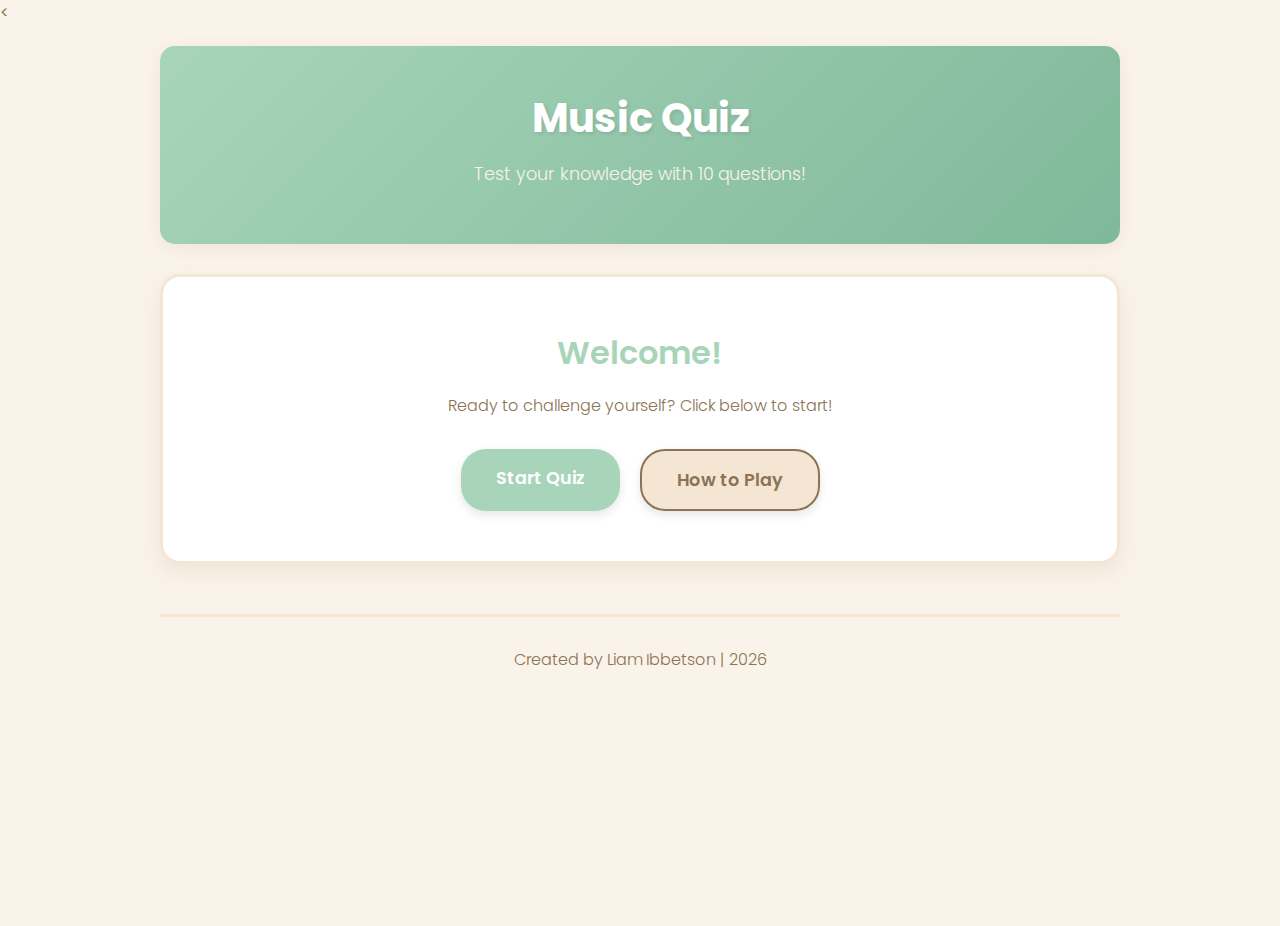
<file: index.html>
<!DOCTYPE html>
<html lang="en">
<head>
    <meta charset="UTF-8">
    <<meta name="viewport" content="width=device-width, initial-scale=1.0">
    <title>...</title>
    <!-- Google Fonts - Poppins -->
    <link rel="preconnect" href="https://fonts.googleapis.com">
    <link rel="preconnect" href="https://fonts.gstatic.com" crossorigin>
    <link href="https://fonts.googleapis.com/css2?family=Poppins:wght@300;400;600;700&display=swap" rel="stylesheet">
    <link rel="stylesheet" href="style.css">
</head>
<body>
    <div class="container">
        <header>
            <h1>Music Quiz</h1>
            <p>Test your knowledge with 10 questions!</p>
        </header>

        <main>
            <div class="welcome-box">
                <h2>Welcome!</h2>
                <p>Ready to challenge yourself? Click below to start!</p>
                
                <div class="button-group">
                    <a href="quiz.html" class="btn-start">Start Quiz</a>
                    <a href="how-to.html" class="btn-instructions">How to Play</a>
                </div>
            </div>
        </main>

        <footer>
            <p>Created by Liam Ibbetson | 2026</p>
        </footer>
    </div>
</body>
</html>
</file>
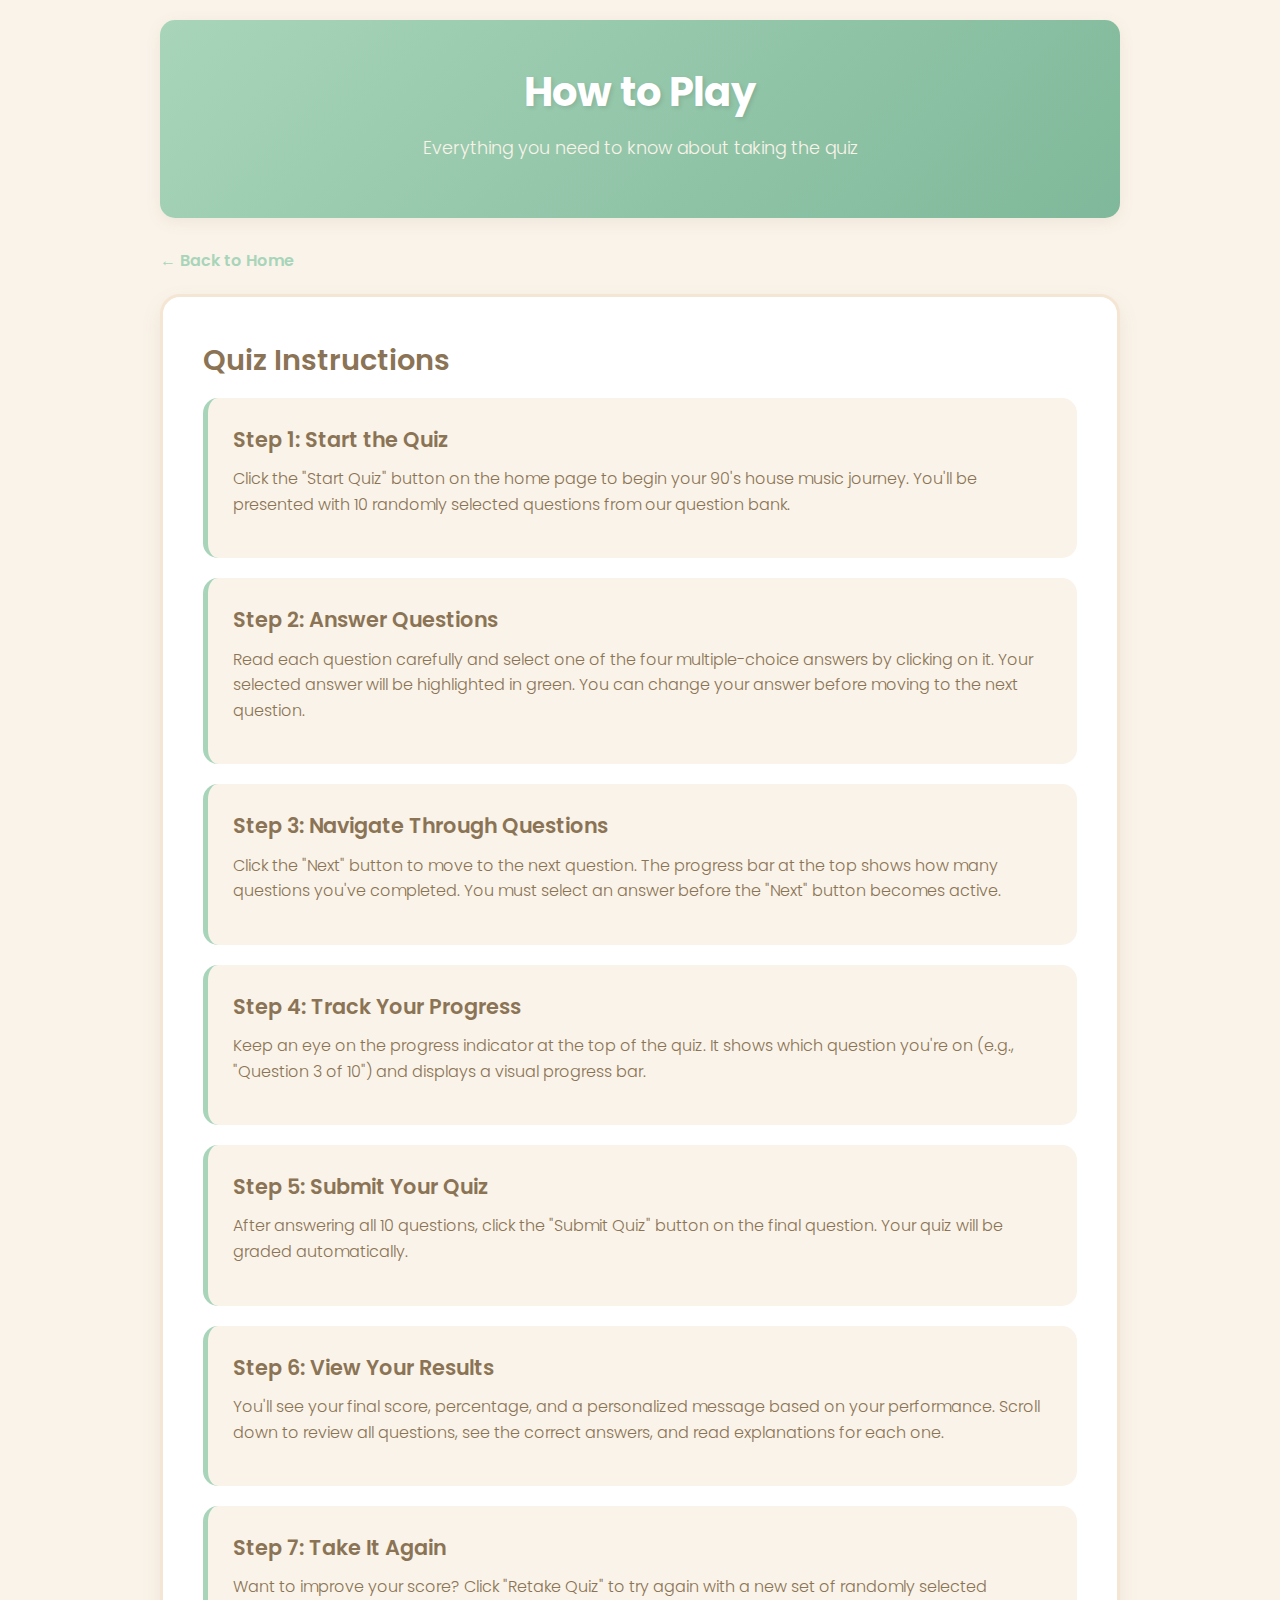
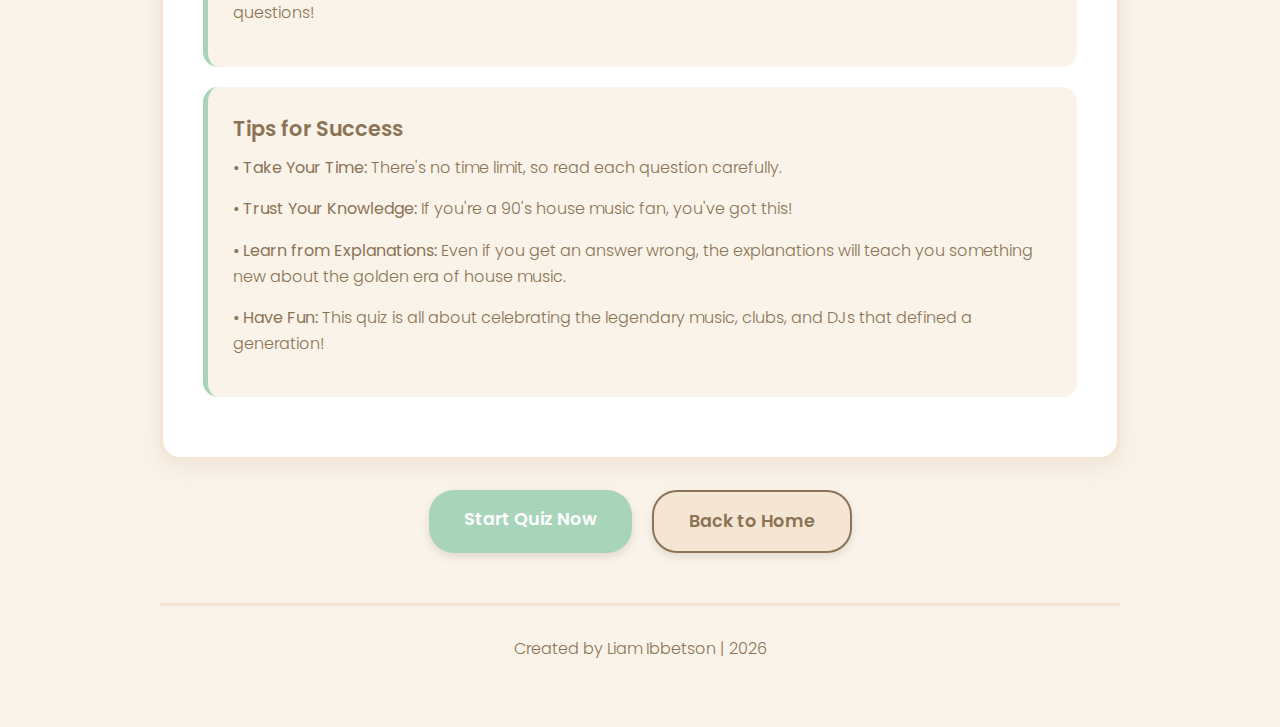
<file: how-to.html>
<!DOCTYPE html>
<html lang="en">
<head>
    <meta charset="UTF-8">
    <meta name="viewport" content="width=device-width, initial-scale=1.0">
    <title>How to Play - 90's House Music Quiz</title>
    <!-- Google Fonts - Poppins -->
    <link rel="preconnect" href="https://fonts.googleapis.com">
    <link rel="preconnect" href="https://fonts.gstatic.com" crossorigin>
    <link href="https://fonts.googleapis.com/css2?family=Poppins:wght@300;400;600;700&display=swap" rel="stylesheet">
    <link rel="stylesheet" href="style.css">
</head>
<body>
    <div class="container">
        <header>
            <h1>How to Play</h1>
            <p>Everything you need to know about taking the quiz</p>
        </header>

        <main>
            <a href="index.html" class="back-link">← Back to Home</a>

            <div class="instructions-box">
                <h2>Quiz Instructions</h2>
                
                <div class="instruction-step">
                    <h3>Step 1: Start the Quiz</h3>
                    <p>Click the "Start Quiz" button on the home page to begin your 90's house music journey. You'll be presented with 10 randomly selected questions from our question bank.</p>
                </div>

                <div class="instruction-step">
                    <h3>Step 2: Answer Questions</h3>
                    <p>Read each question carefully and select one of the four multiple-choice answers by clicking on it. Your selected answer will be highlighted in green. You can change your answer before moving to the next question.</p>
                </div>

                <div class="instruction-step">
                    <h3>Step 3: Navigate Through Questions</h3>
                    <p>Click the "Next" button to move to the next question. The progress bar at the top shows how many questions you've completed. You must select an answer before the "Next" button becomes active.</p>
                </div>

                <div class="instruction-step">
                    <h3>Step 4: Track Your Progress</h3>
                    <p>Keep an eye on the progress indicator at the top of the quiz. It shows which question you're on (e.g., "Question 3 of 10") and displays a visual progress bar.</p>
                </div>

                <div class="instruction-step">
                    <h3>Step 5: Submit Your Quiz</h3>
                    <p>After answering all 10 questions, click the "Submit Quiz" button on the final question. Your quiz will be graded automatically.</p>
                </div>

                <div class="instruction-step">
                    <h3>Step 6: View Your Results</h3>
                    <p>You'll see your final score, percentage, and a personalized message based on your performance. Scroll down to review all questions, see the correct answers, and read explanations for each one.</p>
                </div>

                <div class="instruction-step">
                    <h3>Step 7: Take It Again</h3>
                    <p>Want to improve your score? Click "Retake Quiz" to try again with a new set of randomly selected questions!</p>
                </div>

                <div class="instruction-step">
                    <h3>Tips for Success</h3>
                    <p><strong>• Take Your Time:</strong> There's no time limit, so read each question carefully.</p>
                    <p><strong>• Trust Your Knowledge:</strong> If you're a 90's house music fan, you've got this!</p>
                    <p><strong>• Learn from Explanations:</strong> Even if you get an answer wrong, the explanations will teach you something new about the golden era of house music.</p>
                    <p><strong>• Have Fun:</strong> This quiz is all about celebrating the legendary music, clubs, and DJs that defined a generation!</p>
                </div>
            </div>

            <div class="button-group">
                <a href="quiz.html" class="btn-start">Start Quiz Now</a>
                <a href="index.html" class="btn-instructions">Back to Home</a>
            </div>
        </main>

        <footer>
            <p>Created by Liam Ibbetson | 2026</p>
        </footer>
    </div>
</body>
</html>
</file>
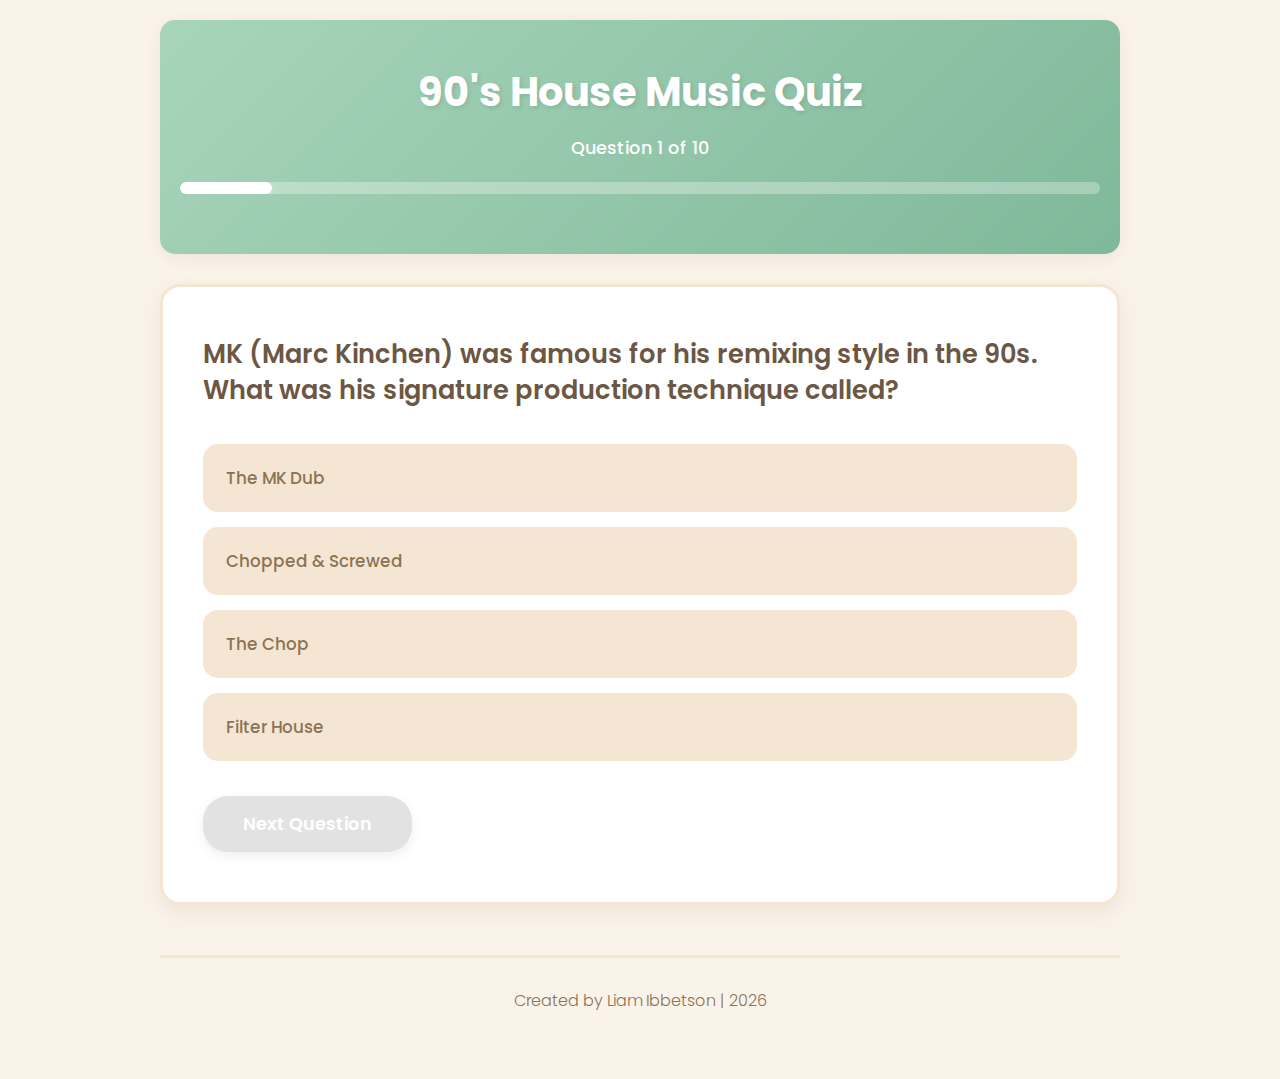
<file: quiz.html>
<!DOCTYPE html>
<html lang="en">
<head>
    <meta charset="UTF-8">
    <meta name="viewport" content="width=device-width, initial-scale=1.0">
    <title>Quiz - 90's House Music Quiz</title>
    <!-- Google Fonts - Poppins -->
    <link rel="preconnect" href="https://fonts.googleapis.com">
    <link rel="preconnect" href="https://fonts.gstatic.com" crossorigin>
    <link href="https://fonts.googleapis.com/css2?family=Poppins:wght@300;400;600;700&display=swap" rel="stylesheet">
    <link rel="stylesheet" href="style.css">
</head>
<body>
    <div class="container">
        <header>
            <h1>90's House Music Quiz</h1>
            <p class="progress-text">Question <span id="current-question">1</span> of <span id="total-questions">10</span></p>
            
            <!-- Progress Bar -->
            <div class="progress-container">
                <div class="progress-bar" id="progress-bar"></div>
            </div>
        </header>

        <main>
            <div class="quiz-box">
                <!-- Question Display -->
                <h2 id="question">Question will appear here</h2>
                
                <!-- Answer Buttons -->
                <div class="answers-container" id="answers-container">
                    <!-- Answer buttons will be dynamically generated here -->
                </div>

                <!-- Next Button -->
                <button class="btn-next" id="next-btn" disabled>Next Question</button>
            </div>
        </main>

        <footer>
            <p>Created by Liam Ibbetson | 2026</p>
        </footer>
    </div>

    <!-- Link JavaScript files -->
    <script src="questions.js"></script>
    <script src="quiz.js"></script>
</body>
</html>
</file>
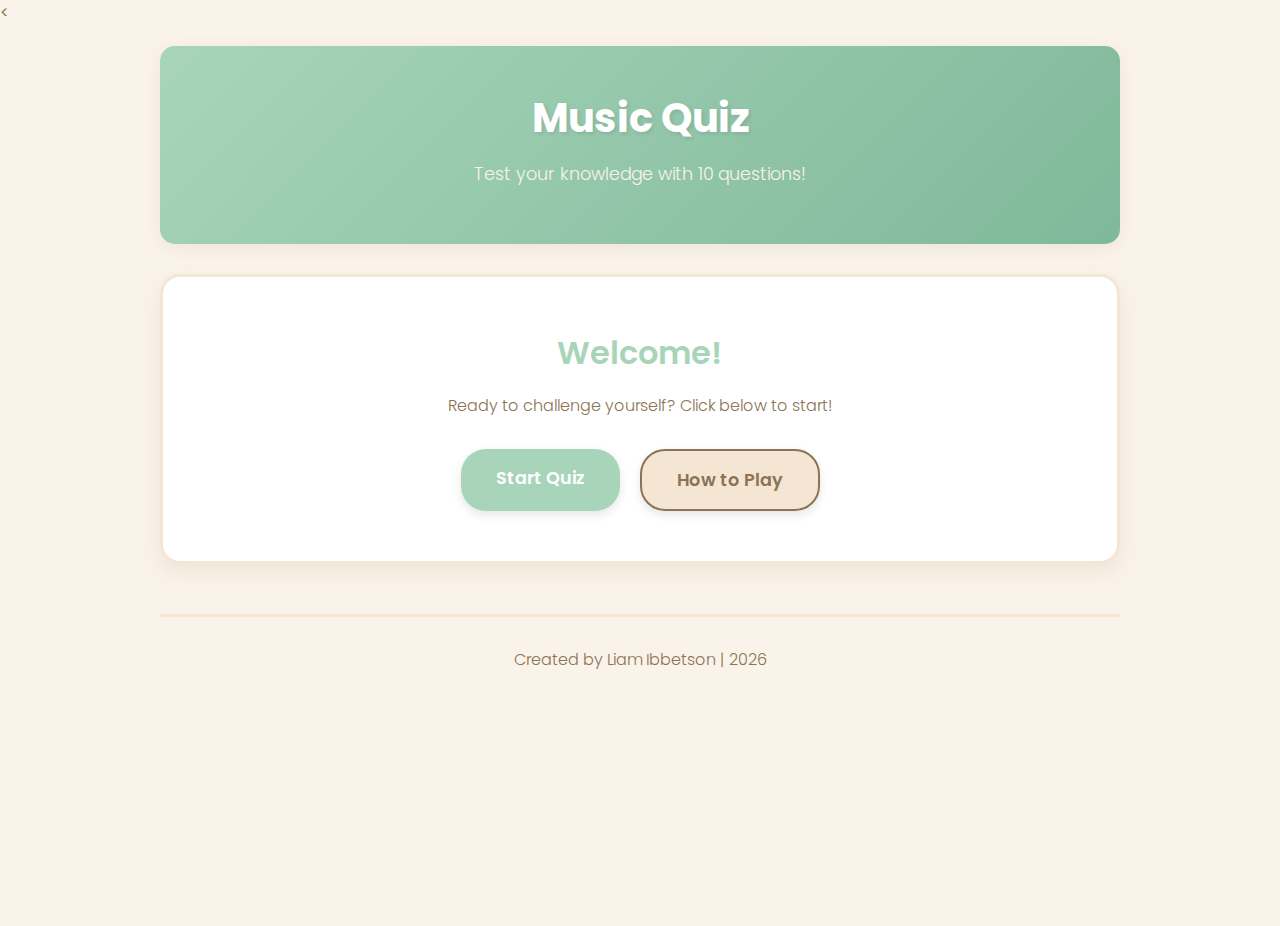
<file: results.html>
<!DOCTYPE html>
<html lang="en">
<head>
    <meta charset="UTF-8">
    <meta name="viewport" content="width=device-width, initial-scale=1.0">
    <title>Results - 90's House Music Quiz</title>
    <!-- Google Fonts - Poppins -->
    <link rel="preconnect" href="https://fonts.googleapis.com">
    <link rel="preconnect" href="https://fonts.gstatic.com" crossorigin>
    <link href="https://fonts.googleapis.com/css2?family=Poppins:wght@300;400;600;700&display=swap" rel="stylesheet">
    <link rel="stylesheet" href="style.css">
</head>
<body>
    <div class="container">
        <header>
            <h1>Quiz Complete!</h1>
            <p>Here's how you did on the 90's House Music Quiz</p>
        </header>

        <main>
            <!-- Results Summary Box -->
            <div class="results-box">
                <h2>Your Score</h2>
                <div class="score-display" id="score-display">0/10</div>
                <div class="percentage" id="percentage">0%</div>
                <div class="message" id="message"></div>
            </div>

            <!-- Answer Review Section -->
            <div class="review-box">
                <h2>Answer Review</h2>
                <div id="review-container">
                    <!-- Review items will be dynamically generated here -->
                </div>
            </div>

            <!-- Action Buttons -->
            <div class="button-group">
                <a href="quiz.html" class="btn-start">Retake Quiz</a>
                <a href="index.html" class="btn-instructions">Back to Home</a>
            </div>
        </main>

        <footer>
            <p>Created by Liam Ibbetson | 2026</p>
        </footer>
    </div>

    <!-- Link JavaScript files -->
    <script src="questions.js"></script>
    <script src="results.js"></script>
</body>
</html>
</file>
<file: style.css>
/* ========================================
   PASTEL COLOR SCHEME & POPPINS FONT
   Colors: Pastel Green, Beige, Brown
   ======================================== */

:root {
    /* Pastel Color Palette */
    --pastel-green: #A8D5BA;      /* Main/Primary color */
    --beige: #F5E6D3;             /* Background/Light accent */
    --brown: #8B7355;             /* Text/Secondary color */
    
    /* Additional shades for variety */
    --dark-green: #7FB89A;        /* Darker green for hover states */
    --light-beige: #FAF3E9;       /* Very light beige for backgrounds */
    --dark-brown: #6B5744;        /* Darker brown for emphasis */
    
    /* Utility colors */
    --white: #FFFFFF;
    --success: #81C784;
    --error: #E57373;
}

/* ========================================
   RESET & BASE STYLES
   ======================================== */
* {
    margin: 0;
    padding: 0;
    box-sizing: border-box;
}

body {
    font-family: 'Poppins', sans-serif;
    background-color: var(--light-beige);
    color: var(--brown);
    line-height: 1.6;
    font-weight: 400;
}

/* ========================================
   LAYOUT
   ======================================== */
.container {
    max-width: 1000px;
    margin: 0 auto;
    padding: 20px;
    min-height: 100vh;
}

/* ========================================
   TYPOGRAPHY
   ======================================== */
h1 {
    font-size: 2.5rem;
    font-weight: 700;
    margin-bottom: 10px;
}

h2 {
    font-size: 1.8rem;
    font-weight: 600;
    color: var(--brown);
    margin-bottom: 15px;
}

h3 {
    font-size: 1.3rem;
    font-weight: 600;
    color: var(--dark-green);
    margin-bottom: 10px;
}

p {
    margin-bottom: 1rem;
    font-weight: 300;
}

/* ========================================
   HEADER
   ======================================== */
header {
    text-align: center;
    padding: 40px 20px;
    background: linear-gradient(135deg, var(--pastel-green) 0%, var(--dark-green) 100%);
    color: var(--white);
    border-radius: 15px;
    margin-bottom: 30px;
    box-shadow: 0 4px 15px rgba(139, 115, 85, 0.1);
}

header h1 {
    color: var(--white);
    text-shadow: 2px 2px 4px rgba(0, 0, 0, 0.1);
}

header p {
    color: var(--light-beige);
    font-size: 1.1rem;
}

/* ========================================
   NAVIGATION & LINKS
   ======================================== */
.back-link {
    display: inline-block;
    margin-bottom: 20px;
    color: var(--pastel-green);
    text-decoration: none;
    font-weight: 600;
    transition: color 0.3s;
}

.back-link:hover {
    color: var(--dark-green);
    text-decoration: underline;
}

/* ========================================
   BUTTONS
   ======================================== */
.button-group {
    margin-top: 30px;
    display: flex;
    gap: 20px;
    justify-content: center;
    flex-wrap: wrap;
}

.btn-start,
.btn-instructions,
.btn-next {
    padding: 15px 35px;
    text-decoration: none;
    border-radius: 25px;
    font-weight: 600;
    font-size: 1.1rem;
    transition: all 0.3s ease;
    border: none;
    cursor: pointer;
    font-family: 'Poppins', sans-serif;
    box-shadow: 0 4px 10px rgba(0, 0, 0, 0.1);
}

.btn-start {
    background-color: var(--pastel-green);
    color: var(--white);
}

.btn-start:hover {
    background-color: var(--dark-green);
    transform: translateY(-3px);
    box-shadow: 0 6px 15px rgba(127, 184, 154, 0.3);
}

.btn-instructions {
    background-color: var(--beige);
    color: var(--brown);
    border: 2px solid var(--brown);
}

.btn-instructions:hover {
    background-color: var(--brown);
    color: var(--white);
}

.btn-next {
    background-color: var(--pastel-green);
    color: var(--white);
    padding: 15px 40px;
}

.btn-next:hover:not(:disabled) {
    background-color: var(--dark-green);
    transform: translateY(-2px);
}

.btn-next:disabled {
    background-color: #D0D0D0;
    cursor: not-allowed;
    opacity: 0.6;
}

/* ========================================
   WELCOME BOX (Home Page)
   ======================================== */
.welcome-box {
    background: var(--white);
    padding: 50px 40px;
    border-radius: 20px;
    box-shadow: 0 8px 20px rgba(139, 115, 85, 0.1);
    text-align: center;
    border: 3px solid var(--beige);
}

.welcome-box h2 {
    color: var(--pastel-green);
    font-size: 2rem;
}

/* ========================================
   INSTRUCTIONS PAGE
   ======================================== */
.instructions-box {
    background: var(--white);
    padding: 40px;
    border-radius: 20px;
    box-shadow: 0 8px 20px rgba(139, 115, 85, 0.1);
    margin-bottom: 30px;
    border: 3px solid var(--beige);
}

.instruction-step {
    padding: 25px;
    margin-bottom: 20px;
    background: var(--light-beige);
    border-radius: 15px;
    border-left: 5px solid var(--pastel-green);
    transition: transform 0.3s;
}

.instruction-step:hover {
    transform: translateX(5px);
}

.instruction-step h3 {
    color: var(--brown);
}

/* ========================================
   QUIZ PAGE - PROGRESS BAR
   ======================================== */
.progress-container {
    width: 100%;
    height: 12px;
    background-color: rgba(255, 255, 255, 0.3);
    border-radius: 20px;
    margin: 20px 0;
    overflow: hidden;
}

.progress-bar {
    height: 100%;
    background-color: var(--white);
    width: 0%;
    transition: width 0.4s ease;
    border-radius: 20px;
    box-shadow: 0 2px 8px rgba(255, 255, 255, 0.3);
}

.progress-text {
    color: var(--white);
    font-size: 1.1rem;
    font-weight: 500;
}

/* ========================================
   QUIZ BOX
   ======================================== */
.quiz-box {
    background: var(--white);
    padding: 50px 40px;
    border-radius: 20px;
    box-shadow: 0 8px 20px rgba(139, 115, 85, 0.1);
    border: 3px solid var(--beige);
}

#question {
    margin-bottom: 35px;
    font-size: 1.6rem;
    color: var(--dark-brown);
    font-weight: 600;
    line-height: 1.4;
}

/* ========================================
   ANSWER BUTTONS
   ======================================== */
.answers-container {
    margin-bottom: 35px;
}

.answer-btn {
    display: block;
    width: 100%;
    padding: 18px 20px;
    margin-bottom: 15px;
    background-color: var(--beige);
    border: 3px solid var(--beige);
    border-radius: 15px;
    font-size: 1.05rem;
    font-family: 'Poppins', sans-serif;
    font-weight: 500;
    color: var(--brown);
    cursor: pointer;
    transition: all 0.3s ease;
    text-align: left;
}

.answer-btn:hover {
    border-color: var(--pastel-green);
    background-color: var(--white);
    transform: translateX(5px);
}

.answer-btn.selected {
    background-color: var(--pastel-green);
    color: var(--white);
    border-color: var(--pastel-green);
    font-weight: 600;
}

/* ========================================
   RESULTS PAGE
   ======================================== */
.results-box {
    background: var(--white);
    padding: 50px 40px;
    border-radius: 20px;
    box-shadow: 0 8px 20px rgba(139, 115, 85, 0.1);
    text-align: center;
    margin-bottom: 30px;
    border: 3px solid var(--beige);
}

.results-box h2 {
    color: var(--pastel-green);
    font-size: 2rem;
}

.score-display {
    font-size: 4rem;
    font-weight: 700;
    color: var(--pastel-green);
    margin: 25px 0;
    text-shadow: 2px 2px 4px rgba(168, 213, 186, 0.2);
}

.percentage {
    font-size: 2.5rem;
    color: var(--brown);
    font-weight: 600;
    margin-bottom: 15px;
}

.message {
    font-size: 1.3rem;
    font-weight: 600;
    padding: 20px;
    border-radius: 15px;
    margin-top: 25px;
}

.message.excellent {
    background-color: #C8E6C9;
    color: #2E7D32;
}

.message.good {
    background-color: #B2DFDB;
    color: #00695C;
}

.message.okay {
    background-color: #FFE0B2;
    color: #E65100;
}

.message.needs-work {
    background-color: #FFCCBC;
    color: #BF360C;
}

/* ========================================
   ANSWER REVIEW
   ======================================== */
.review-box {
    background: var(--white);
    padding: 40px;
    border-radius: 20px;
    box-shadow: 0 8px 20px rgba(139, 115, 85, 0.1);
    margin-bottom: 30px;
    border: 3px solid var(--beige);
}

.review-box h2 {
    color: var(--pastel-green);
    text-align: center;
    margin-bottom: 30px;
}

.review-item {
    padding: 25px;
    margin-bottom: 20px;
    background: var(--light-beige);
    border-radius: 15px;
    text-align: left;
    border-left: 5px solid var(--pastel-green);
}

.review-item h3 {
    color: var(--dark-brown);
    margin-bottom: 15px;
    font-weight: 600;
}

.review-item p {
    margin: 12px 0;
    font-size: 1rem;
}

.user-answer {
    font-weight: 600;
    padding: 10px;
    border-radius: 8px;
    display: inline-block;
}

.correct {
    color: #2E7D32;
    background-color: #C8E6C9;
}

.incorrect {
    color: #C62828;
    background-color: #FFCDD2;
}

.explanation {
    background: var(--white);
    padding: 15px;
    border-radius: 10px;
    margin-top: 15px;
    font-style: italic;
    border: 2px solid var(--beige);
    color: var(--brown);
}

/* ========================================
   FOOTER
   ======================================== */
footer {
    text-align: center;
    padding: 30px 20px;
    margin-top: 50px;
    color: var(--brown);
    border-top: 3px solid var(--beige);
    font-weight: 300;
}

/* ========================================
   RESPONSIVE DESIGN
   ======================================== */

/* Tablets */
@media screen and (max-width: 768px) {
    h1 {
        font-size: 2rem;
    }
    
    h2 {
        font-size: 1.5rem;
    }
    
    .welcome-box,
    .quiz-box,
    .results-box,
    .instructions-box,
    .review-box {
        padding: 30px 25px;
    }
    
    .button-group {
        flex-direction: column;
    }
    
    .btn-start,
    .btn-instructions {
        width: 100%;
    }
    
    .score-display {
        font-size: 3rem;
    }
}

/* Mobile */
@media screen and (max-width: 480px) {
    h1 {
        font-size: 1.6rem;
    }
    
    #question {
        font-size: 1.3rem;
    }
    
    .answer-btn {
        padding: 15px;
        font-size: 0.95rem;
    }
    
    .score-display {
        font-size: 2.5rem;
    }
    
    .percentage {
        font-size: 2rem;
    }
}

/* ========================================
   ACCESSIBILITY
   ======================================== */
button:focus,
a:focus,
.answer-btn:focus {
    outline: 3px solid var(--pastel-green);
    outline-offset: 3px;
}

/* Reduce motion for users who prefer it */
@media (prefers-reduced-motion: reduce) {
    * {
        animation: none !important;
        transition: none !important;
    }
}
</file>
